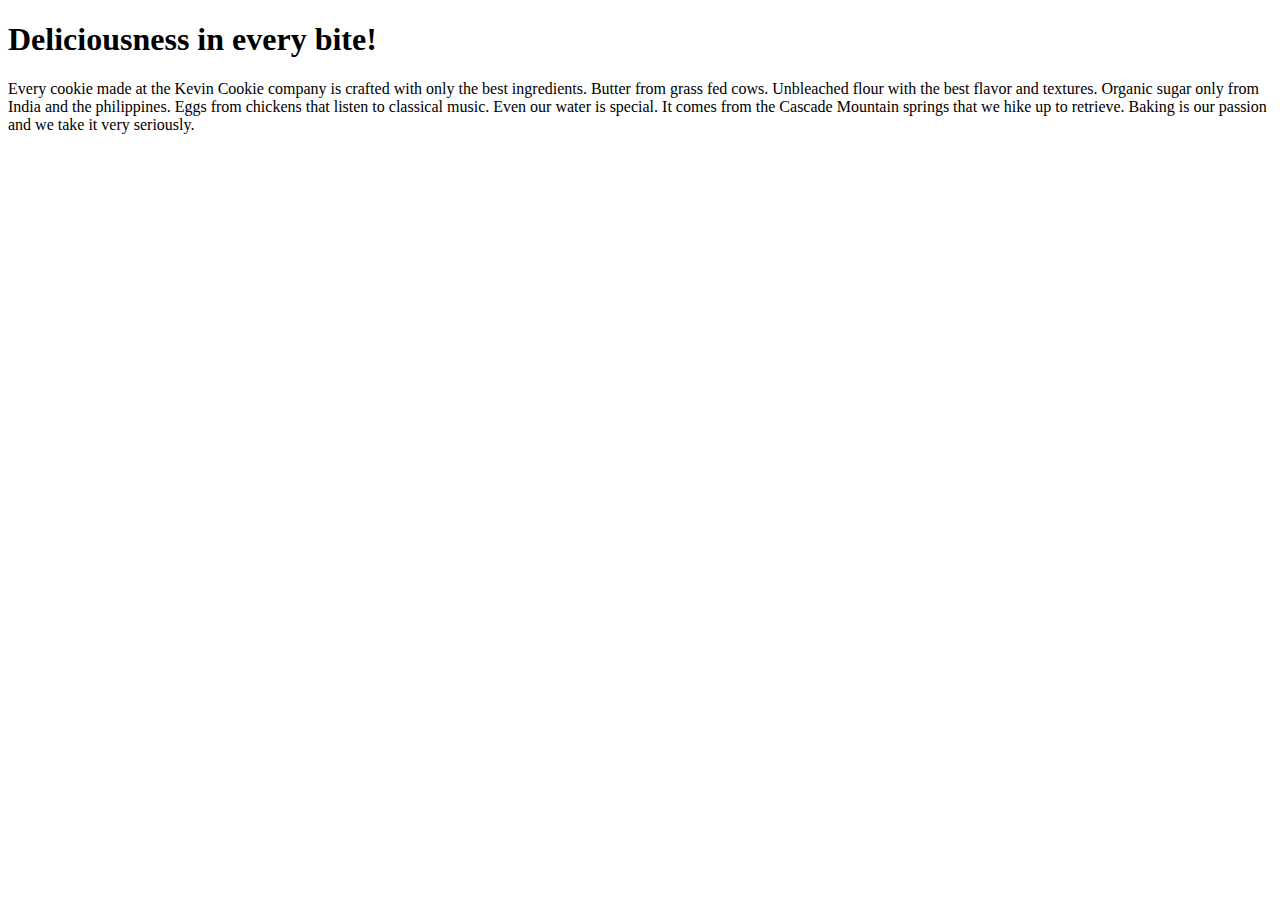
<file: index.htm>
<!DOCTYPE html>
<html>
<body>

<h1>Deliciousness in every bite!</h1>
<p>Every cookie made at the Kevin Cookie company is crafted with only the best ingredients. Butter from grass fed cows. Unbleached flour with the best flavor and textures. Organic sugar only from India and the philippines. Eggs from chickens that listen to classical music. Even our water is special. It comes from the Cascade Mountain springs that we hike up to retrieve. Baking is our passion and we take it very seriously.</p>

</body>
</html>
</file>
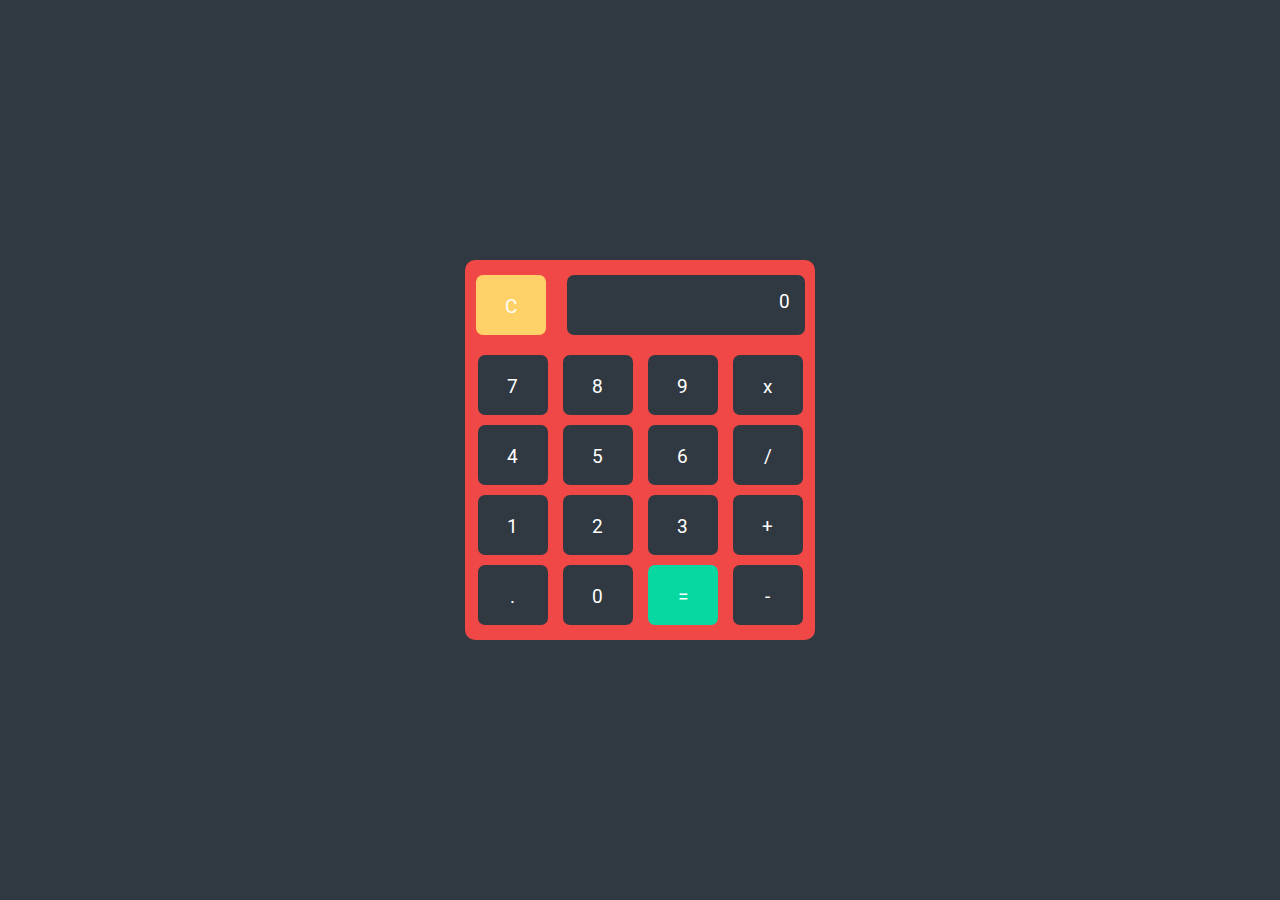
<file: calculator.html>
<!DOCTYPE html>
<html lang="en">
  <head>
    <meta charset="UTF-8" />
    <meta http-equiv="X-UA-Compatible" content="IE=edge" />
    <meta name="viewport" content="width=device-width, initial-scale=1.0" />
    <link rel="stylesheet" href="./calculator.css" />
    <link rel="preconnect" href="https://fonts.googleapis.com" />
    <link rel="preconnect" href="https://fonts.gstatic.com" crossorigin />
    <link
      href="https://fonts.googleapis.com/css2?family=Palette+Mosaic&family=Roboto:wght@100;300;400;500&display=swap"
      rel="stylesheet"
    />
    <title>Simple Calculator | Utiva</title>
  </head>

  <body>
    <main class="calculator">
      <div class="flex-wrapper">
        <div class="btn btn-clear mb20">C</div>
        <div class="monitor mb20">0</div>
        <div class="btn btn-num mb10">7</div>
        <div class="btn btn-num">8</div>
        <div class="btn btn-num">9</div>
        <div class="btn btn-num">x</div>
        <div class="btn btn-num mb10">4</div>
        <div class="btn btn-num">5</div>
        <div class="btn btn-num">6</div>
        <div class="btn btn-num">/</div>
        <div class="btn btn-num mb10">1</div>
        <div class="btn btn-num">2</div>
        <div class="btn btn-num">3</div>
        <div class="btn btn-num">+</div>
        <div class="btn btn-num">.</div>
        <div class="btn btn-num">0</div>
        <div class="btn btn-equals">=</div>
        <div class="btn btn-num">-</div>
      </div>
    </main>
  </body>

  <script src="./calculator.js"></script>
</html>
</file>
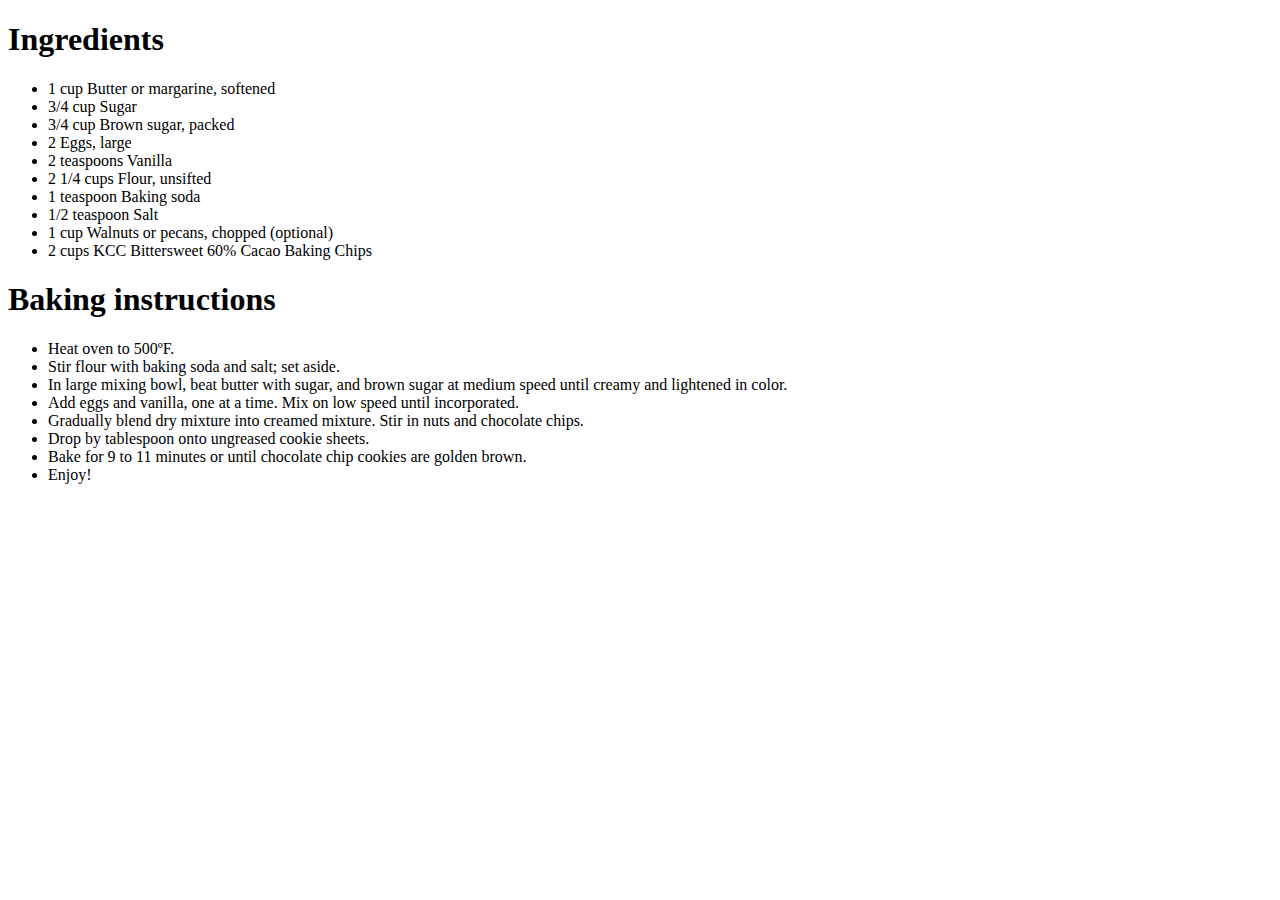
<file: secret recipe.htm>
<!DOCTYPE html>
<html>
<body>

<h1>Ingredients</h1>
<ul>
<li>1 cup Butter or margarine, softened</li>
<li>3/4 cup Sugar</li>
<li>3/4 cup Brown sugar, packed</li>
<li>2 Eggs, large</li>
<li>2 teaspoons Vanilla</li>
<li>2 1/4 cups Flour, unsifted</li>
<li>1 teaspoon Baking soda</li>
<li>1/2 teaspoon Salt</li>
<li>1 cup Walnuts or pecans, chopped (optional)</li>
<li>2 cups KCC Bittersweet 60% Cacao Baking Chips</li>
</ul>
<h1>Baking instructions</h1>
<ul>
<li>Heat oven to 500ºF.</li>
<li>Stir flour with baking soda and salt; set aside.</li>
<li>In large mixing bowl, beat butter with sugar, and brown sugar at medium speed until creamy and lightened in color.</li>
<li>Add eggs and vanilla, one at a time. Mix on low speed until incorporated.</li>
<li>Gradually blend dry mixture into creamed mixture. Stir in nuts and chocolate chips.</li>
<li>Drop by tablespoon onto ungreased cookie sheets.</li>
<li>Bake for 9 to 11 minutes or until chocolate chip cookies are golden brown.</li>
<li>Enjoy!</li>
</ul>

</body>
</html>
</file>
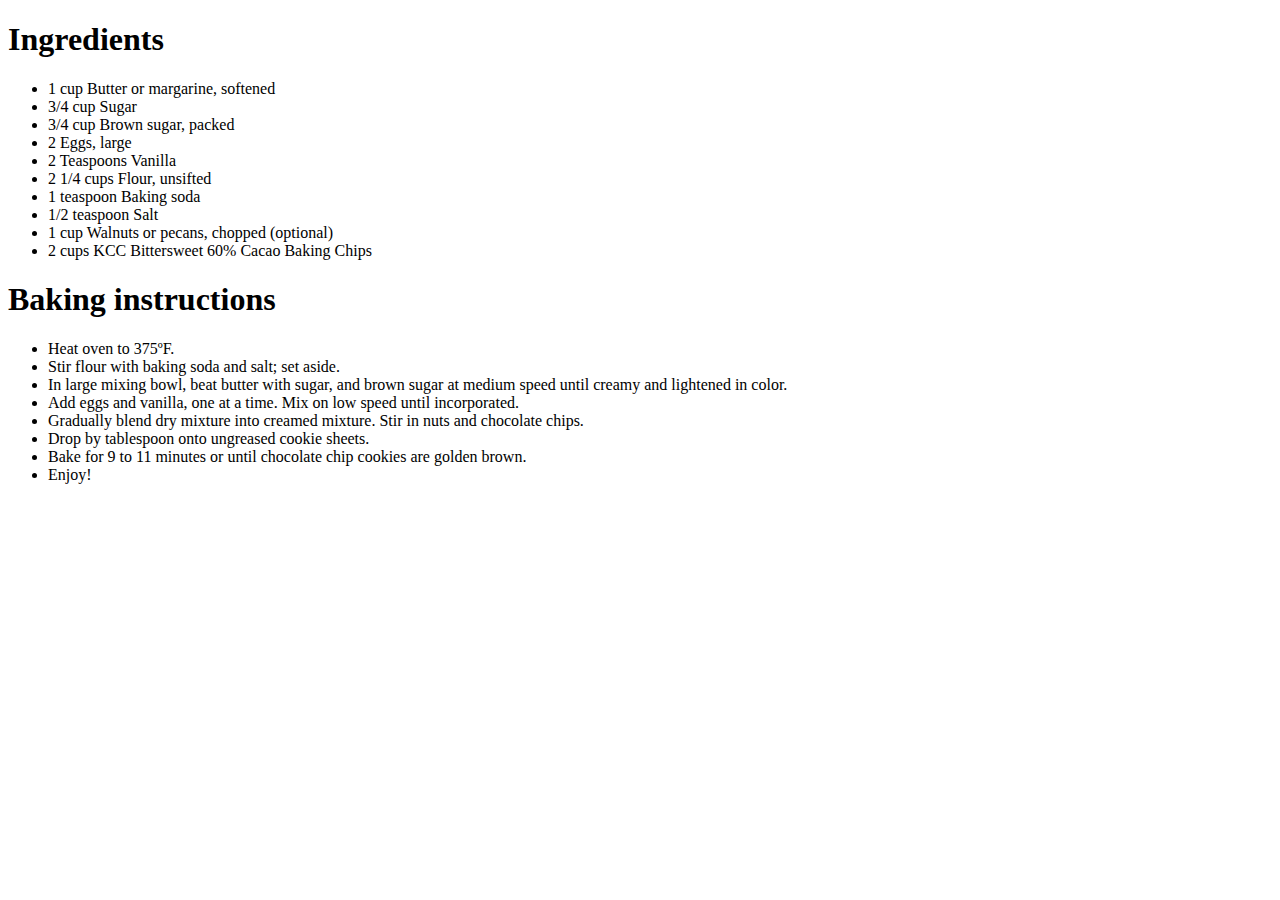
<file: secret_recipe.htm>
<!DOCTYPE html>
<html>
<body>

<h1>Ingredients</h1>
<ul>
<li>1 cup Butter or margarine, softened</li>
<li>3/4 cup Sugar</li>
<li>3/4 cup Brown sugar, packed</li>
<li>2 Eggs, large</li>
<li>2 Teaspoons Vanilla</li>
<li>2 1/4 cups Flour, unsifted</li>
<li>1 teaspoon Baking soda</li>
<li>1/2 teaspoon Salt</li>
<li>1 cup Walnuts or pecans, chopped (optional)</li>
<li>2 cups KCC Bittersweet 60% Cacao Baking Chips</li>
</ul>
<h1>Baking instructions</h1>
<ul>
<li>Heat oven to 375ºF.</li>
<li>Stir flour with baking soda and salt; set aside.</li>
<li>In large mixing bowl, beat butter with sugar, and brown sugar at medium speed until creamy and lightened in color.</li>
<li>Add eggs and vanilla, one at a time. Mix on low speed until incorporated.</li>
<li>Gradually blend dry mixture into creamed mixture. Stir in nuts and chocolate chips.</li>
<li>Drop by tablespoon onto ungreased cookie sheets.</li>
<li>Bake for 9 to 11 minutes or until chocolate chip cookies are golden brown.</li>
<li>Enjoy!</li>
</ul>

</body>
</html>
</file>
<file: calculator.css>
* {
    margin: 0;
    padding: 0;
    box-sizing: border-box;
}

body {
    background: #303941;
    color: #fff;
    font-family: 'Roboto', sans-serif;
}

.calculator {
    background: #f04747;
    width: 350px;
    padding:  15px 5px;
    border-radius: 10px;
    position: absolute;
    left: 50%;
    top: 50%;
    
    transform: translate(-50%, -50%);
}

.flex-wrapper {
    display: flex;
    justify-content: space-around;
    flex-wrap: wrap;
}

.mb10 {
    margin-bottom: 10px;
}

.mb20 {
    margin-bottom: 20px;
}

.monitor {
    background: #303941;
    width: 70%;
    padding: 15px;
    border-radius: 7px;
    text-align: right;
    font-size: larger;  
    margin-left: 10px;
    word-wrap: break-word;
    overflow: hidden;
}

.btn {
    padding: 20px;
    color: #fff;
    height: 60px;
    width: 70px;
    text-align: center;
    border-radius: 7px;
    font-size: larger;
    cursor: pointer;
}

.btn-clear {
    background: #fed269;
}
.btn-equals {
    background: #07d7a1;
}

.btn-num {
    background: #303941;
}
</file>
